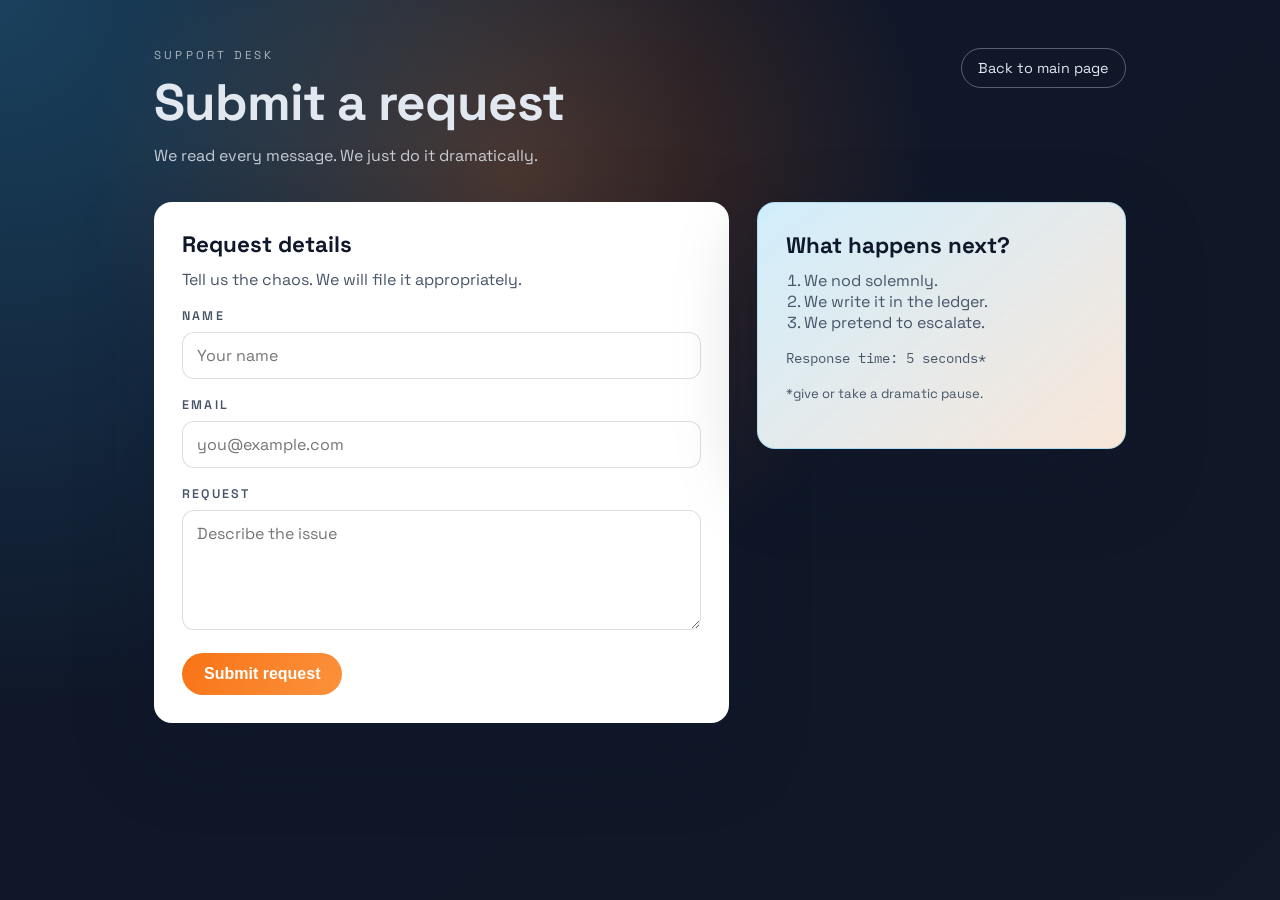
<file: support.html>
<!DOCTYPE html>
<html>
<head>
<title>Support Desk</title>

<meta name="viewport" content="width=device-width"/>
<meta name="description" content="Support desk portal."/>
<meta charset="UTF-8">

<link rel="stylesheet" href="support.css">
<link href="https://fonts.googleapis.com/css2?family=Space+Grotesk:wght@400;500;600;700&family=IBM+Plex+Mono:wght@400;500&display=swap" rel="stylesheet">
</head>
<body>
  <div class="page">
    <header class="pageHeader">
      <div>
        <p class="eyebrow">Support Desk</p>
        <h1>Submit a request</h1>
        <p class="lead">We read every message. We just do it dramatically.</p>
      </div>
      <a class="ghostLink" href="index.html">Back to main page</a>
    </header>

    <main class="supportGrid">
      <section class="supportCard">
        <div class="cardHeader">
          <h2>Request details</h2>
          <p>Tell us the chaos. We will file it appropriately.</p>
        </div>

        <form id="support-form" class="supportForm" autocomplete="off">
          <label for="support-name">Name</label>
          <input id="support-name" name="name" type="text" required placeholder="Your name" maxlength="60">

          <label for="support-email">Email</label>
          <input id="support-email" name="email" type="email" required placeholder="you@example.com" maxlength="120">

          <label for="support-request">Request</label>
          <textarea id="support-request" name="request" rows="4" required placeholder="Describe the issue" maxlength="500"></textarea>

          <input type="text" name="website" id="support-website" tabindex="-1" autocomplete="off" aria-hidden="true" style="display:none">

          <div class="actions">
            <button id="support-submit" type="submit">Submit request</button>
            <p id="support-status" class="supportStatus" aria-live="polite"></p>
          </div>
        </form>
      </section>

      <aside class="supportAside">
        <div class="supportCard accent">
          <h3>What happens next?</h3>
          <ol>
            <li>We nod solemnly.</li>
            <li>We write it in the ledger.</li>
            <li>We pretend to escalate.</li>
          </ol>
          <p class="monoTag">Response time: 5 seconds*</p>
          <p class="finePrint">*give or take a dramatic pause.</p>
        </div>
      </aside>
    </main>
  </div>

<script>
  (function () {
    const supportForm = document.getElementById('support-form');
    const supportStatus = document.getElementById('support-status');
    const supportButton = document.getElementById('support-submit');

    const supportKey = 'fakeSupportRequests';

    const snarkyReplies = [
      'Your request has been taken into consideration. Emotionally.',
      'Thanks for the report. Our specialists are laughing respectfully.',
      'Ticket received. The issue is now in a better place.',
      'We have filed this under "bold ideas."',
      'Your request is in the queue behind the snack run.',
      'Request acknowledged. Expectations adjusted.',
    ];

    const postToServer = async (payload) => {
      const response = await fetch('support.php', {
        method: 'POST',
        headers: { 'Content-Type': 'application/json' },
        body: JSON.stringify(payload),
      });
      if (!response.ok) {
        throw new Error('Server error');
      }
      return response.json();
    };

    const getStored = (key) => {
      try {
        const raw = localStorage.getItem(key);
        return raw ? JSON.parse(raw) : [];
      } catch (err) {
        return [];
      }
    };

    const setStored = (key, value) => {
      localStorage.setItem(key, JSON.stringify(value));
    };

    supportForm.addEventListener('submit', (event) => {
      event.preventDefault();
      const name = document.getElementById('support-name').value.trim();
      const email = document.getElementById('support-email').value.trim();
      const request = document.getElementById('support-request').value.trim();

      if (!name || !email || !request) {
        supportStatus.textContent = 'Please fill in every field.';
        return;
      }

      const items = getStored(supportKey);
      items.push({
        name,
        email,
        request,
        createdAt: new Date().toISOString(),
      });
      setStored(supportKey, items);

      supportStatus.textContent = 'Processing request...';
      supportButton.disabled = true;

      postToServer({
        type: 'support',
        name,
        email,
        request,
        website: document.getElementById('support-website').value,
      }).catch(() => {
        supportStatus.textContent = 'Processing request... (server side is moody)';
      });

      setTimeout(() => {
        const reply = snarkyReplies[Math.floor(Math.random() * snarkyReplies.length)];
        supportStatus.textContent = 'Request logged and forwarded to our "specialists."';
        supportButton.disabled = false;
        supportForm.reset();
        alert(reply);
      }, 5000);
    });
  })();
</script>
</body>
</html>
</file>
<file: support.css>
:root {
  color-scheme: light;
  --bg: #0f172a;
  --bg-soft: #111827;
  --card: #ffffff;
  --card-muted: #f8fafc;
  --accent: #f97316;
  --accent-2: #38bdf8;
  --text: #0f172a;
  --text-soft: #475569;
  --line: rgba(148, 163, 184, 0.35);
  --shadow: 0 30px 80px rgba(15, 23, 42, 0.25);
}

*,
*::before,
*::after {
  box-sizing: border-box;
}

body {
  margin: 0;
  min-height: 100vh;
  font-family: "Space Grotesk", "Helvetica Neue", Arial, sans-serif;
  color: var(--text);
  background:
    radial-gradient(circle at top left, rgba(56, 189, 248, 0.25), transparent 45%),
    radial-gradient(circle at 40% 20%, rgba(249, 115, 22, 0.25), transparent 40%),
    linear-gradient(135deg, #0f172a 0%, #111827 100%);
}

.page {
  max-width: 1020px;
  margin: 0 auto;
  padding: 48px 24px 80px;
}

.pageHeader {
  display: flex;
  align-items: flex-start;
  justify-content: space-between;
  gap: 24px;
  color: #e2e8f0;
  margin-bottom: 36px;
}

.pageHeader h1 {
  font-size: clamp(2.2rem, 4vw, 3.4rem);
  margin: 8px 0 10px;
  font-weight: 700;
  letter-spacing: -0.02em;
}

.pageHeader .lead {
  max-width: 420px;
  color: rgba(226, 232, 240, 0.85);
  margin: 0;
}

.eyebrow {
  text-transform: uppercase;
  letter-spacing: 0.28em;
  font-size: 0.72rem;
  color: rgba(226, 232, 240, 0.7);
  margin: 0;
}

.ghostLink {
  color: #e2e8f0;
  text-decoration: none;
  border: 1px solid rgba(226, 232, 240, 0.35);
  padding: 10px 16px;
  border-radius: 999px;
  font-size: 0.9rem;
  transition: all 0.2s ease;
  white-space: nowrap;
}

.ghostLink:hover {
  border-color: rgba(56, 189, 248, 0.7);
  color: #ffffff;
}

.supportGrid {
  display: grid;
  grid-template-columns: minmax(0, 1.4fr) minmax(0, 0.9fr);
  gap: 28px;
}

.supportCard {
  background: var(--card);
  border-radius: 18px;
  padding: 28px;
  box-shadow: var(--shadow);
}

.supportCard h2,
.supportCard h3 {
  margin: 0 0 10px;
  font-size: 1.4rem;
}

.supportCard p {
  margin: 0 0 18px;
  color: var(--text-soft);
}

.supportCard.accent {
  background:
    linear-gradient(140deg, rgba(56, 189, 248, 0.2), rgba(249, 115, 22, 0.15)),
    var(--card-muted);
  border: 1px solid rgba(56, 189, 248, 0.3);
}

.cardHeader {
  margin-bottom: 18px;
}

.supportForm label {
  display: block;
  font-size: 0.78rem;
  letter-spacing: 0.18em;
  text-transform: uppercase;
  font-weight: 600;
  margin-bottom: 8px;
  color: var(--text-soft);
}

.supportForm input,
.supportForm textarea {
  width: 100%;
  border-radius: 12px;
  border: 1px solid var(--line);
  padding: 12px 14px;
  font-size: 1rem;
  font-family: "Space Grotesk", "Helvetica Neue", Arial, sans-serif;
  margin-bottom: 18px;
  background: #ffffff;
  transition: border 0.2s ease, box-shadow 0.2s ease;
}

.supportForm input:focus,
.supportForm textarea:focus {
  outline: none;
  border-color: rgba(56, 189, 248, 0.8);
  box-shadow: 0 0 0 3px rgba(56, 189, 248, 0.2);
}

.supportForm textarea {
  resize: vertical;
  min-height: 120px;
}

.actions {
  display: flex;
  align-items: center;
  gap: 16px;
  flex-wrap: wrap;
}

.supportForm button {
  border: none;
  background: linear-gradient(120deg, var(--accent), #fb923c);
  color: #fff;
  font-size: 1rem;
  padding: 12px 22px;
  border-radius: 999px;
  cursor: pointer;
  font-weight: 600;
  transition: transform 0.2s ease, box-shadow 0.2s ease;
}

.supportForm button:hover {
  transform: translateY(-1px);
  box-shadow: 0 16px 30px rgba(249, 115, 22, 0.3);
}

.supportForm button:disabled {
  cursor: wait;
  opacity: 0.7;
  transform: none;
  box-shadow: none;
}

.supportStatus {
  margin: 0;
  font-size: 0.95rem;
  color: var(--text-soft);
}

.supportAside ol {
  margin: 0 0 16px 18px;
  padding: 0;
  color: var(--text-soft);
}

.monoTag {
  font-family: "IBM Plex Mono", "Courier New", monospace;
  font-size: 0.85rem;
  color: var(--text);
  margin-bottom: 6px;
}

.finePrint {
  font-size: 0.82rem;
  color: rgba(15, 23, 42, 0.6);
  margin: 0;
}

@media (max-width: 900px) {
  .pageHeader {
    flex-direction: column;
    align-items: flex-start;
  }

  .supportGrid {
    grid-template-columns: 1fr;
  }
}

@media (max-width: 600px) {
  .page {
    padding: 32px 18px 64px;
  }

  .supportCard {
    padding: 22px;
  }

  .actions {
    align-items: flex-start;
  }
}
</file>
